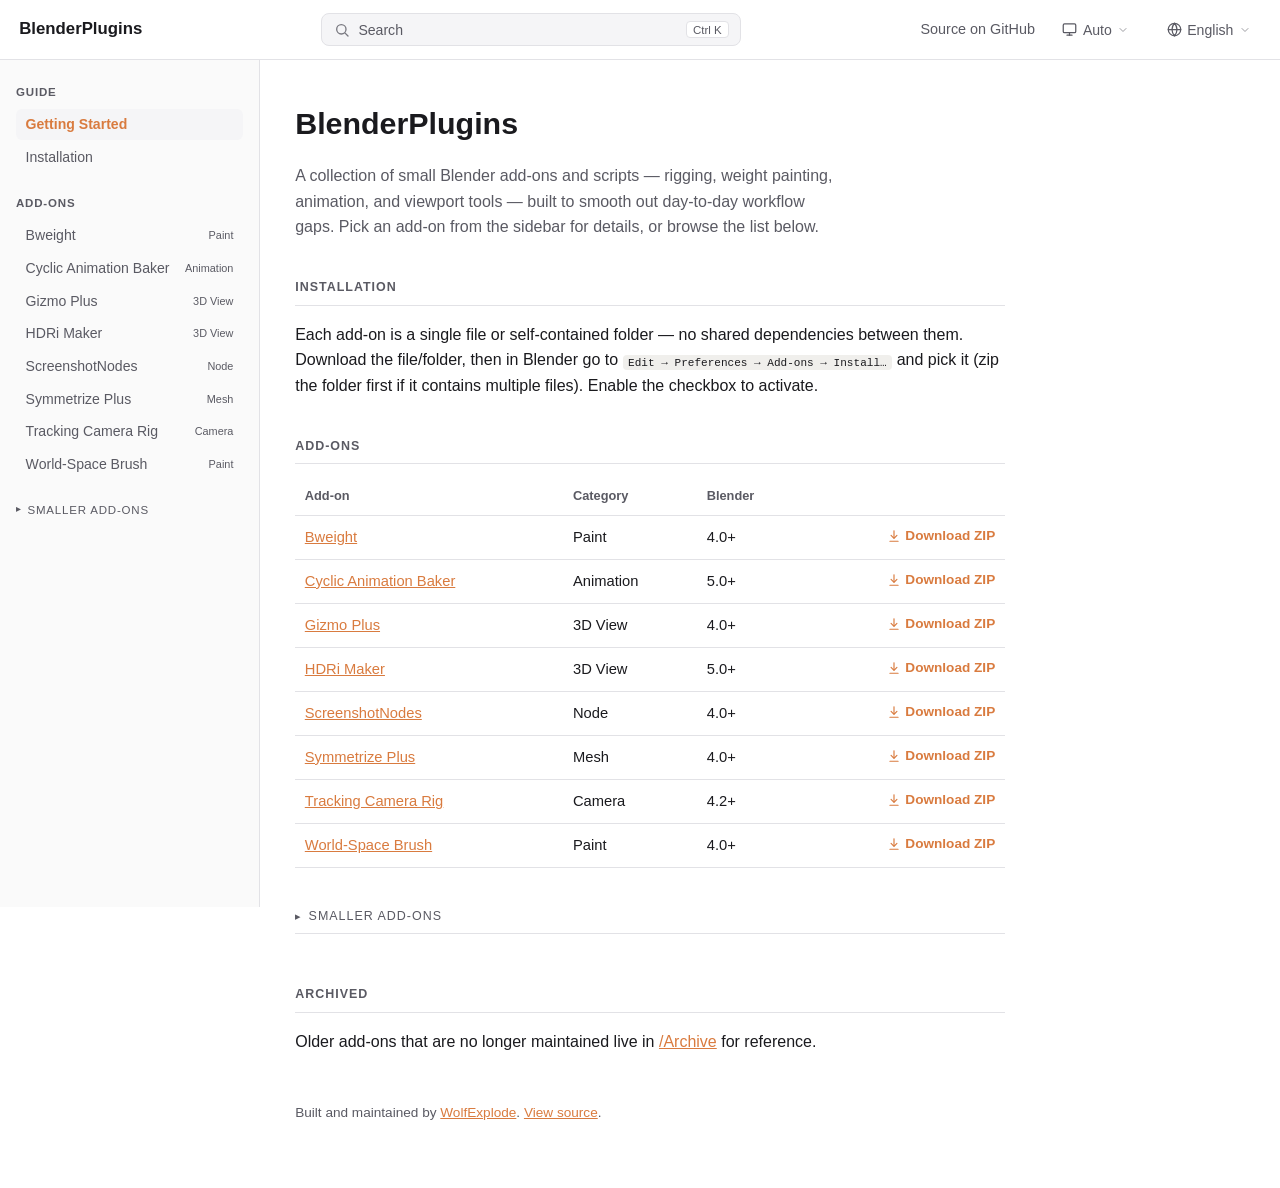
<file: docs/index.html>
<!doctype html>
<html lang="en">
<head>
<meta charset="utf-8">
<meta name="viewport" content="width=device-width, initial-scale=1">
<script>(function(){try{var t=localStorage.getItem("bp-theme");if(t==="light"||t==="dark")document.documentElement.setAttribute("data-theme",t);}catch(e){}})();</script>
<title>BlenderPlugins — BlenderPlugins</title>
<meta name="description" content="A collection of Blender add-ons and scripts for rigging, weight painting, animation, and viewport tools.">
<link rel="stylesheet" href="assets/style.css">
</head>
<body>
<header class="topbar">
  <a class="brand" href="index.html">
    <button class="nav-toggle" id="nav-toggle" aria-label="Toggle navigation">&#9776;</button>
    BlenderPlugins
  </a>
  <div class="top-links">
    <a href="https://github.com/WolfExplode/BlenderPlugins">Source on GitHub</a>
  </div>
</header>
<div class="body">
  <nav class="sidebar"><div id="sidebar-mount"></div></nav>
  <main class="content">

    <div class="hero">
      <h1>BlenderPlugins</h1>
      <p>A collection of small Blender add-ons and scripts &mdash; rigging, weight painting, animation, and viewport tools &mdash; built to smooth out day-to-day workflow gaps. Pick an add-on from the sidebar for details, or browse the list below.</p>
    </div>

    <h2 class="section-title" id="installation">Installation</h2>
    <p>Each add-on is a single file or self-contained folder &mdash; no shared dependencies between them.
    Download the file/folder, then in Blender go to
    <code>Edit &rarr; Preferences &rarr; Add-ons &rarr; Install&hellip;</code>
    and pick it (zip the folder first if it contains multiple files). Enable the checkbox to activate.</p>

    <h2 class="section-title" id="add-ons">Add-ons</h2>
    <table class="addon-table">
      <thead><tr><th>Add-on</th><th>Category</th><th>Blender</th><th></th></tr></thead>
      <tbody>
        <tr><td><a href="addons/bweight/index.html">Bweight</a></td><td>Paint</td><td>4.0+</td><td class="dl-cell"><a class="dl-link" href="https://github.com/WolfExplode/BlenderPlugins/releases/latest/download/bweight.zip"><svg width="14" height="14" viewBox="0 0 24 24" fill="none" stroke="currentColor" stroke-width="2" stroke-linecap="round" stroke-linejoin="round"><path d="M12 3v12"></path><polyline points="7 11 12 16 17 11"></polyline><path d="M5 21h14"></path></svg> Download ZIP</a></td></tr>
        <tr><td><a href="addons/cyclic-animation-baker/index.html">Cyclic Animation Baker</a></td><td>Animation</td><td>5.0+</td><td class="dl-cell"><a class="dl-link" href="https://github.com/WolfExplode/BlenderPlugins/releases/latest/download/cyclic-animation-baker.zip"><svg width="14" height="14" viewBox="0 0 24 24" fill="none" stroke="currentColor" stroke-width="2" stroke-linecap="round" stroke-linejoin="round"><path d="M12 3v12"></path><polyline points="7 11 12 16 17 11"></polyline><path d="M5 21h14"></path></svg> Download ZIP</a></td></tr>
        <tr><td><a href="addons/gizmo-plus/index.html">Gizmo Plus</a></td><td>3D View</td><td>4.0+</td><td class="dl-cell"><a class="dl-link" href="https://github.com/WolfExplode/BlenderPlugins/releases/latest/download/gizmo-plus.zip"><svg width="14" height="14" viewBox="0 0 24 24" fill="none" stroke="currentColor" stroke-width="2" stroke-linecap="round" stroke-linejoin="round"><path d="M12 3v12"></path><polyline points="7 11 12 16 17 11"></polyline><path d="M5 21h14"></path></svg> Download ZIP</a></td></tr>
        <tr><td><a href="addons/hdri-maker/index.html">HDRi Maker</a></td><td>3D View</td><td>5.0+</td><td class="dl-cell"><a class="dl-link" href="https://github.com/WolfExplode/BlenderPlugins/releases/latest/download/hdri-maker.zip"><svg width="14" height="14" viewBox="0 0 24 24" fill="none" stroke="currentColor" stroke-width="2" stroke-linecap="round" stroke-linejoin="round"><path d="M12 3v12"></path><polyline points="7 11 12 16 17 11"></polyline><path d="M5 21h14"></path></svg> Download ZIP</a></td></tr>
        <tr><td><a href="addons/screenshot-nodes/index.html">ScreenshotNodes</a></td><td>Node</td><td>4.0+</td><td class="dl-cell"><a class="dl-link" href="https://github.com/WolfExplode/BlenderPlugins/releases/latest/download/screenshot-nodes.zip"><svg width="14" height="14" viewBox="0 0 24 24" fill="none" stroke="currentColor" stroke-width="2" stroke-linecap="round" stroke-linejoin="round"><path d="M12 3v12"></path><polyline points="7 11 12 16 17 11"></polyline><path d="M5 21h14"></path></svg> Download ZIP</a></td></tr>
        <tr><td><a href="addons/symmetrize-plus/index.html">Symmetrize Plus</a></td><td>Mesh</td><td>4.0+</td><td class="dl-cell"><a class="dl-link" href="https://github.com/WolfExplode/BlenderPlugins/releases/latest/download/symmetrize-plus.zip"><svg width="14" height="14" viewBox="0 0 24 24" fill="none" stroke="currentColor" stroke-width="2" stroke-linecap="round" stroke-linejoin="round"><path d="M12 3v12"></path><polyline points="7 11 12 16 17 11"></polyline><path d="M5 21h14"></path></svg> Download ZIP</a></td></tr>
        <tr><td><a href="addons/target-please/index.html">Tracking Camera Rig</a></td><td>Camera</td><td>4.2+</td><td class="dl-cell"><a class="dl-link" href="https://github.com/WolfExplode/BlenderPlugins/releases/latest/download/target-please.zip"><svg width="14" height="14" viewBox="0 0 24 24" fill="none" stroke="currentColor" stroke-width="2" stroke-linecap="round" stroke-linejoin="round"><path d="M12 3v12"></path><polyline points="7 11 12 16 17 11"></polyline><path d="M5 21h14"></path></svg> Download ZIP</a></td></tr>
        <tr><td><a href="addons/world-space-brush/index.html">World-Space Brush</a></td><td>Paint</td><td>4.0+</td><td class="dl-cell"><a class="dl-link" href="https://github.com/WolfExplode/BlenderPlugins/releases/latest/download/world-space-brush.zip"><svg width="14" height="14" viewBox="0 0 24 24" fill="none" stroke="currentColor" stroke-width="2" stroke-linecap="round" stroke-linejoin="round"><path d="M12 3v12"></path><polyline points="7 11 12 16 17 11"></polyline><path d="M5 21h14"></path></svg> Download ZIP</a></td></tr>
      </tbody>
    </table>

    <details class="collapsible">
      <summary class="section-title collapsible-summary" id="smaller-add-ons">Smaller Add-ons</summary>
      <p class="collapsible-note">Single-purpose scripts and small utilities &mdash; quick fixes rather than full workflow tools.</p>
      <table class="addon-table">
        <thead><tr><th>Add-on</th><th>Category</th><th>Blender</th><th></th></tr></thead>
        <tbody>
          <tr><td><a href="addons/guard-edit-mode/index.html">Guard Edit Mode for MACHIN3tools</a></td><td>System</td><td>4.0+</td><td class="dl-cell"><a class="dl-link" href="https://github.com/WolfExplode/BlenderPlugins/releases/latest/download/guard-edit-mode.zip"><svg width="14" height="14" viewBox="0 0 24 24" fill="none" stroke="currentColor" stroke-width="2" stroke-linecap="round" stroke-linejoin="round"><path d="M12 3v12"></path><polyline points="7 11 12 16 17 11"></polyline><path d="M5 21h14"></path></svg> Download ZIP</a></td></tr>
          <tr><td><a href="addons/open-console-startup/index.html">Open Console on Startup</a></td><td>System</td><td>3.2+</td><td class="dl-cell"><a class="dl-link" href="https://github.com/WolfExplode/BlenderPlugins/releases/latest/download/open-console-startup.zip"><svg width="14" height="14" viewBox="0 0 24 24" fill="none" stroke="currentColor" stroke-width="2" stroke-linecap="round" stroke-linejoin="round"><path d="M12 3v12"></path><polyline points="7 11 12 16 17 11"></polyline><path d="M5 21h14"></path></svg> Download ZIP</a></td></tr>
        </tbody>
      </table>
    </details>

    <h2 class="section-title" id="archived">Archived</h2>
    <p>Older add-ons that are no longer maintained live in
    <a href="https://github.com/WolfExplode/BlenderPlugins/tree/main/Archive">/Archive</a> for reference.</p>

    <footer class="site-footer">
      Built and maintained by <a href="https://github.com/WolfExplode">WolfExplode</a>.
      <a href="https://github.com/WolfExplode/BlenderPlugins">View source</a>.
    </footer>

  </main>
</div>
<script>var NAV_BASE = ""; var NAV_CURRENT = "home";</script>
<script src="assets/nav.js"></script>
</body>
</html>
</file>
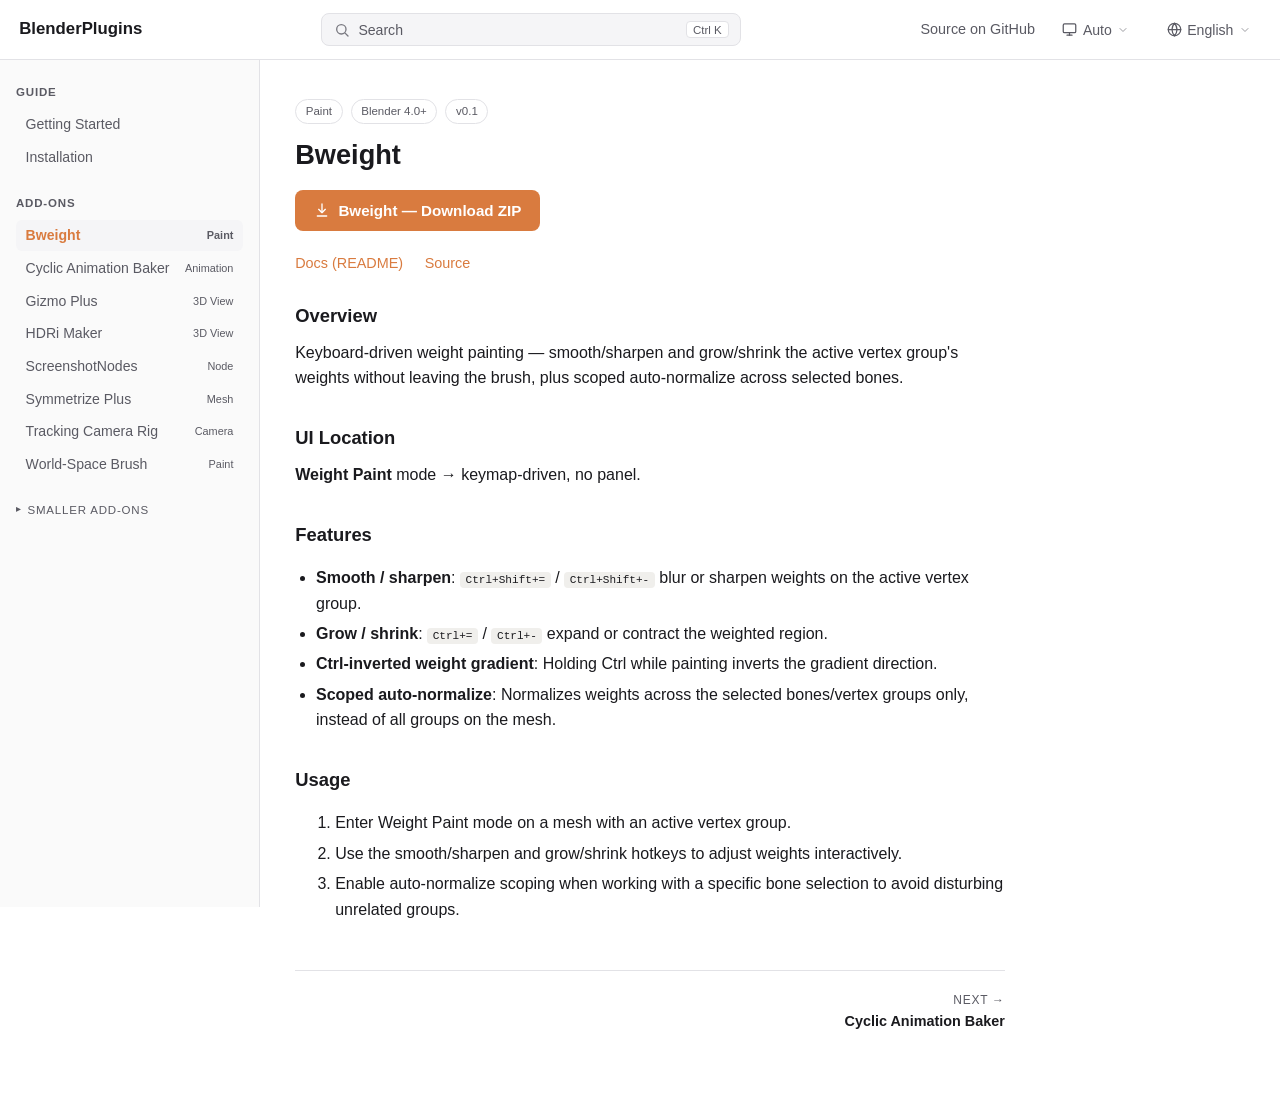
<file: docs/addons/bweight/index.html>
<!doctype html>
<html lang="en">
<head>
<meta charset="utf-8">
<meta name="viewport" content="width=device-width, initial-scale=1">
<script>(function(){try{var t=localStorage.getItem("bp-theme");if(t==="light"||t==="dark")document.documentElement.setAttribute("data-theme",t);}catch(e){}})();</script>
<title>Bweight — BlenderPlugins</title>
<meta name="description" content="Keyboard-driven weight painting &amp;mdash; smooth/sharpen and grow/shrink the active vertex group&#x27;s weights without leaving the brush, plus scoped auto-normalize across selected bones.">
<link rel="stylesheet" href="../../assets/style.css">
</head>
<body>
<header class="topbar">
  <a class="brand" href="../../index.html">
    <button class="nav-toggle" id="nav-toggle" aria-label="Toggle navigation">&#9776;</button>
    BlenderPlugins
  </a>
  <div class="top-links">
    <a href="https://github.com/WolfExplode/BlenderPlugins">Source on GitHub</a>
  </div>
</header>
<div class="body">
  <nav class="sidebar"><div id="sidebar-mount"></div></nav>
  <main class="content">
    <div class="page-head">
      <div class="badges"><span class="badge">Paint</span><span class="badge">Blender 4.0+</span><span class="badge">v0.1</span></div>
      <h1>Bweight</h1>
      <a class="btn-download" href="https://github.com/WolfExplode/BlenderPlugins/releases/latest/download/bweight.zip"><svg width="16" height="16" viewBox="0 0 24 24" fill="none" stroke="currentColor" stroke-width="2" stroke-linecap="round" stroke-linejoin="round"><path d="M12 3v12"></path><polyline points="7 11 12 16 17 11"></polyline><path d="M5 21h14"></path></svg> Bweight &mdash; Download ZIP</a>
      <div class="page-links"><a href="https://github.com/WolfExplode/BlenderPlugins/blob/main/Bweight/README.md">Docs (README)</a> <a href="https://github.com/WolfExplode/BlenderPlugins/tree/main/Bweight">Source</a></div>
    </div>
    <article>
      <h2 id="overview">Overview</h2>
      <p>Keyboard-driven weight painting &mdash; smooth/sharpen and grow/shrink the active vertex group's weights without leaving the brush, plus scoped auto-normalize across selected bones.</p>
      <h2 id="ui-location">UI Location</h2>
      <p><strong>Weight Paint</strong> mode &rarr; keymap-driven, no panel.</p>
      <h2 id="features">Features</h2>
      <ul class="feature-list">
      <li><strong>Smooth / sharpen</strong>: <code>Ctrl+Shift+=</code> / <code>Ctrl+Shift+-</code> blur or sharpen weights on the active vertex group.</li>
      <li><strong>Grow / shrink</strong>: <code>Ctrl+=</code> / <code>Ctrl+-</code> expand or contract the weighted region.</li>
      <li><strong>Ctrl-inverted weight gradient</strong>: Holding Ctrl while painting inverts the gradient direction.</li>
      <li><strong>Scoped auto-normalize</strong>: Normalizes weights across the selected bones/vertex groups only, instead of all groups on the mesh.</li>
    </ul>
      <h2 id="usage">Usage</h2>
      <ol>
      <li>Enter Weight Paint mode on a mesh with an active vertex group.</li>
      <li>Use the smooth/sharpen and grow/shrink hotkeys to adjust weights interactively.</li>
      <li>Enable auto-normalize scoping when working with a specific bone selection to avoid disturbing unrelated groups.</li>
    </ol>
    </article>
    <div class="prevnext">
      <span></span>
      <a class="next" href="../cyclic-animation-baker/index.html"><span class="pn-dir">Next &rarr;</span><span class="pn-title">Cyclic Animation Baker</span></a>
    </div>
  </main>
</div>
<script>var NAV_BASE = "../../"; var NAV_CURRENT = "bweight";</script>
<script src="../../assets/nav.js"></script>
</body>
</html>
</file>
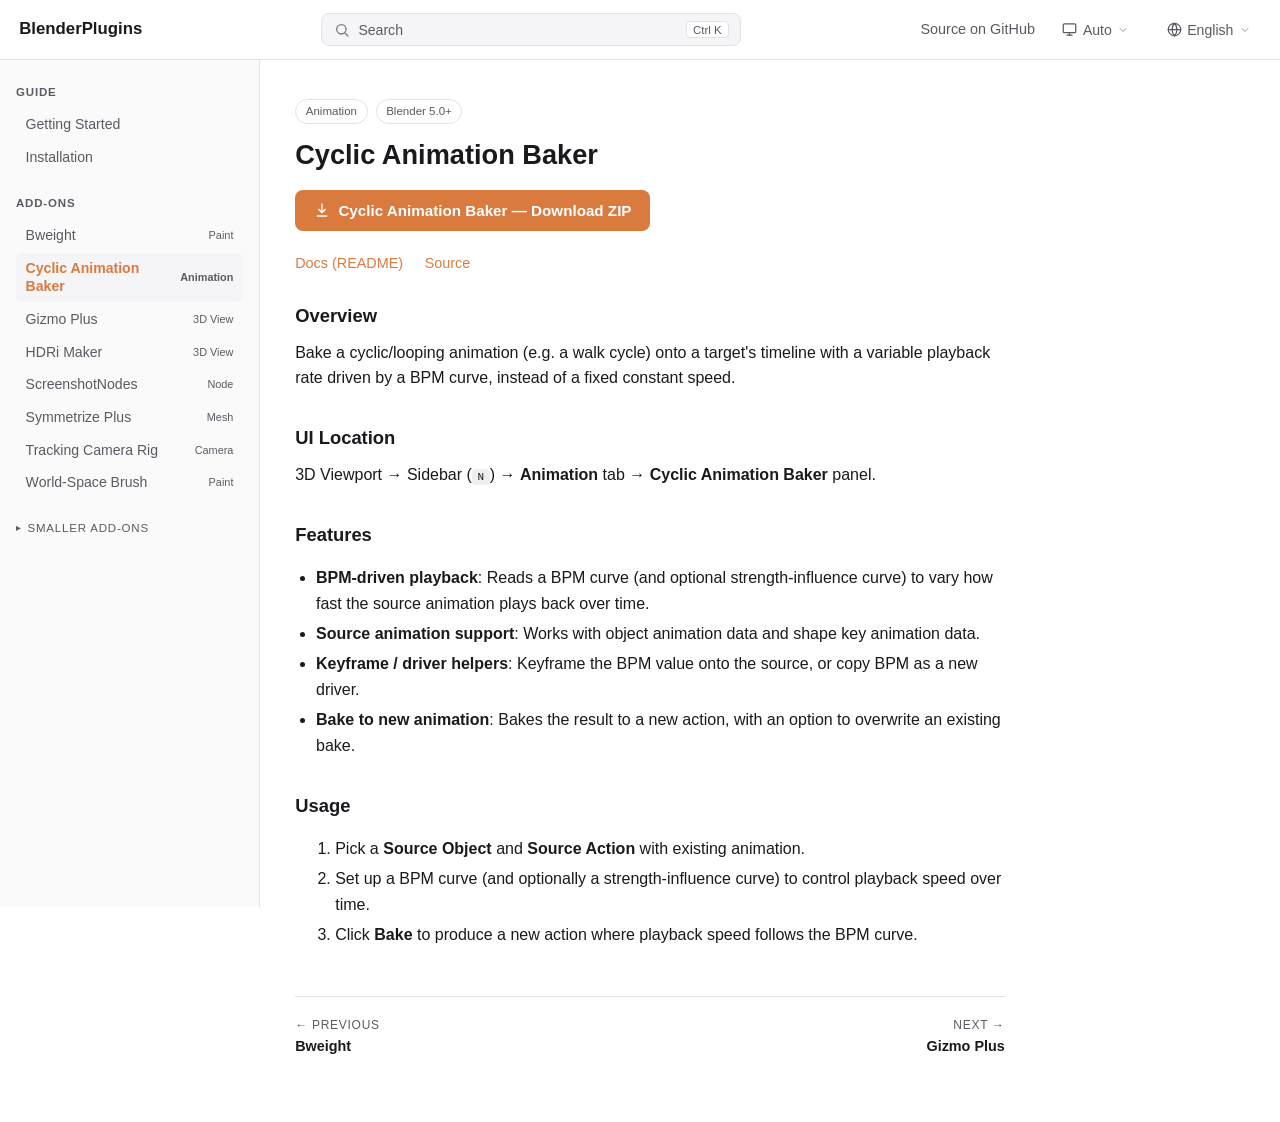
<file: docs/addons/cyclic-animation-baker/index.html>
<!doctype html>
<html lang="en">
<head>
<meta charset="utf-8">
<meta name="viewport" content="width=device-width, initial-scale=1">
<script>(function(){try{var t=localStorage.getItem("bp-theme");if(t==="light"||t==="dark")document.documentElement.setAttribute("data-theme",t);}catch(e){}})();</script>
<title>Cyclic Animation Baker — BlenderPlugins</title>
<meta name="description" content="Bake a cyclic/looping animation (e.g. a walk cycle) onto a target&#x27;s timeline with a variable playback rate driven by a BPM curve, instead of a fixed constant speed.">
<link rel="stylesheet" href="../../assets/style.css">
</head>
<body>
<header class="topbar">
  <a class="brand" href="../../index.html">
    <button class="nav-toggle" id="nav-toggle" aria-label="Toggle navigation">&#9776;</button>
    BlenderPlugins
  </a>
  <div class="top-links">
    <a href="https://github.com/WolfExplode/BlenderPlugins">Source on GitHub</a>
  </div>
</header>
<div class="body">
  <nav class="sidebar"><div id="sidebar-mount"></div></nav>
  <main class="content">
    <div class="page-head">
      <div class="badges"><span class="badge">Animation</span><span class="badge">Blender 5.0+</span></div>
      <h1>Cyclic Animation Baker</h1>
      <a class="btn-download" href="https://github.com/WolfExplode/BlenderPlugins/releases/latest/download/cyclic-animation-baker.zip"><svg width="16" height="16" viewBox="0 0 24 24" fill="none" stroke="currentColor" stroke-width="2" stroke-linecap="round" stroke-linejoin="round"><path d="M12 3v12"></path><polyline points="7 11 12 16 17 11"></polyline><path d="M5 21h14"></path></svg> Cyclic Animation Baker &mdash; Download ZIP</a>
      <div class="page-links"><a href="https://github.com/WolfExplode/BlenderPlugins/blob/main/cyclic%20animation/README.md">Docs (README)</a> <a href="https://github.com/WolfExplode/BlenderPlugins/tree/main/cyclic%20animation">Source</a></div>
    </div>
    <article>
      <h2 id="overview">Overview</h2>
      <p>Bake a cyclic/looping animation (e.g. a walk cycle) onto a target's timeline with a variable playback rate driven by a BPM curve, instead of a fixed constant speed.</p>
      <h2 id="ui-location">UI Location</h2>
      <p>3D Viewport &rarr; Sidebar (<code>N</code>) &rarr; <strong>Animation</strong> tab &rarr; <strong>Cyclic Animation Baker</strong> panel.</p>
      <h2 id="features">Features</h2>
      <ul class="feature-list">
      <li><strong>BPM-driven playback</strong>: Reads a BPM curve (and optional strength-influence curve) to vary how fast the source animation plays back over time.</li>
      <li><strong>Source animation support</strong>: Works with object animation data and shape key animation data.</li>
      <li><strong>Keyframe / driver helpers</strong>: Keyframe the BPM value onto the source, or copy BPM as a new driver.</li>
      <li><strong>Bake to new animation</strong>: Bakes the result to a new action, with an option to overwrite an existing bake.</li>
    </ul>
      <h2 id="usage">Usage</h2>
      <ol>
      <li>Pick a <strong>Source Object</strong> and <strong>Source Action</strong> with existing animation.</li>
      <li>Set up a BPM curve (and optionally a strength-influence curve) to control playback speed over time.</li>
      <li>Click <strong>Bake</strong> to produce a new action where playback speed follows the BPM curve.</li>
    </ol>
    </article>
    <div class="prevnext">
      <a class="prev" href="../bweight/index.html"><span class="pn-dir">&larr; Previous</span><span class="pn-title">Bweight</span></a>
      <a class="next" href="../gizmo-plus/index.html"><span class="pn-dir">Next &rarr;</span><span class="pn-title">Gizmo Plus</span></a>
    </div>
  </main>
</div>
<script>var NAV_BASE = "../../"; var NAV_CURRENT = "cyclic-animation-baker";</script>
<script src="../../assets/nav.js"></script>
</body>
</html>
</file>
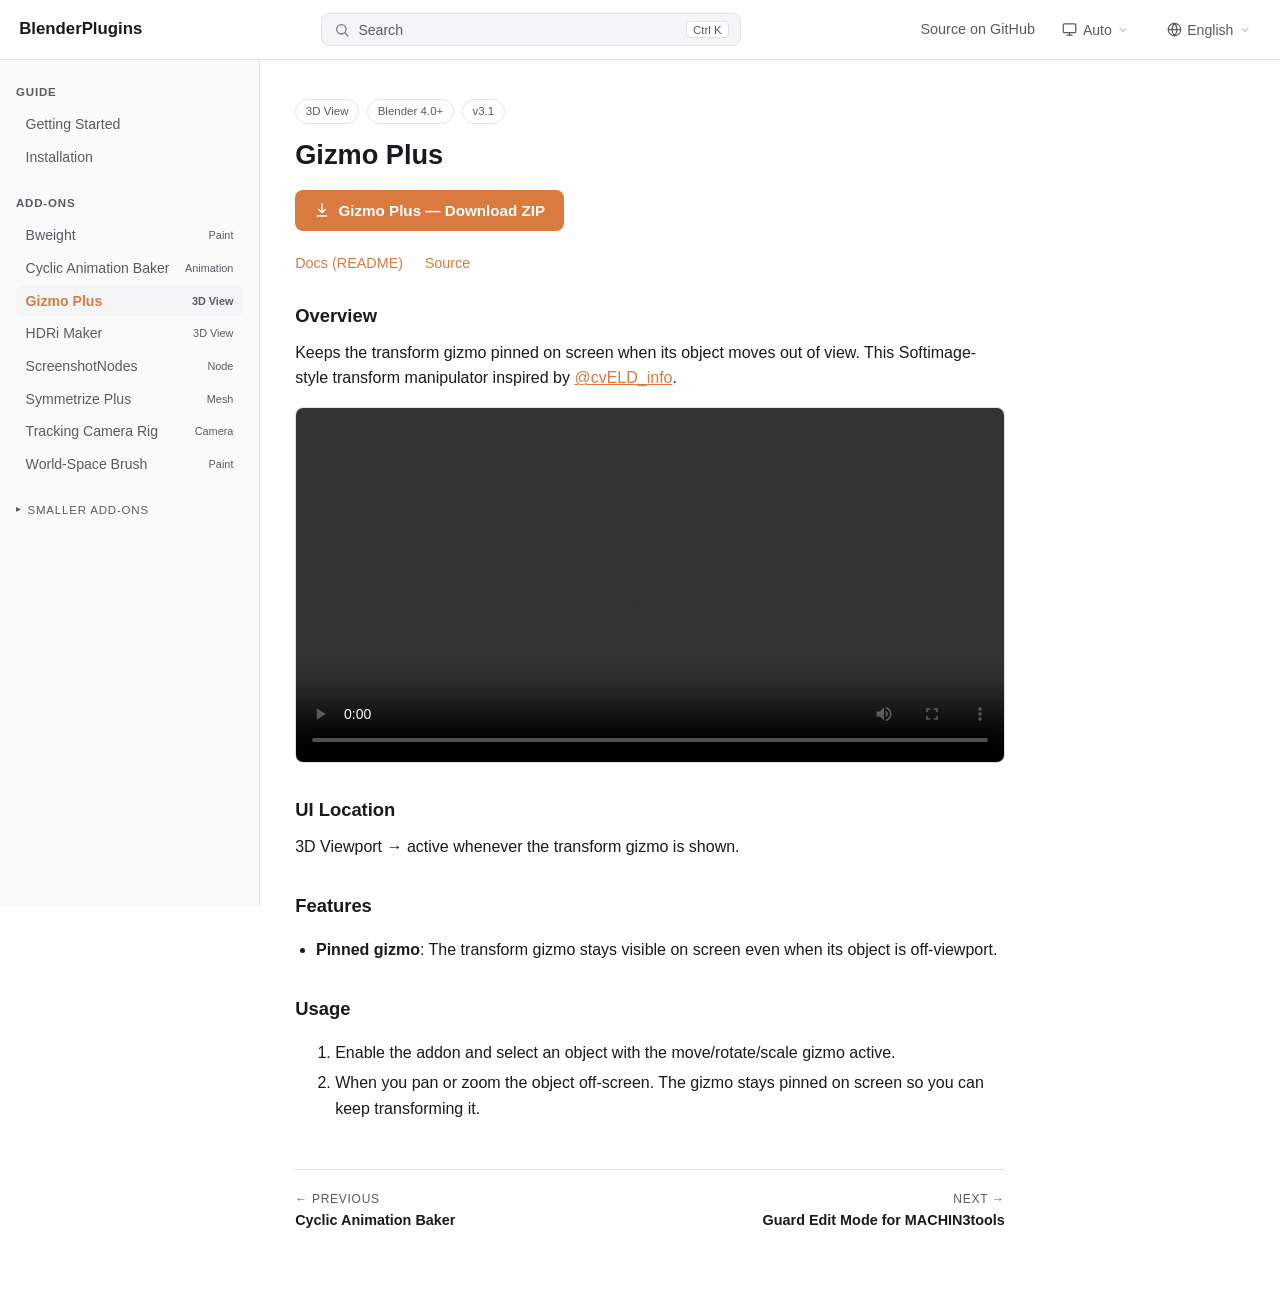
<file: docs/addons/gizmo-plus/index.html>
<!doctype html>
<html lang="en">
<head>
<meta charset="utf-8">
<meta name="viewport" content="width=device-width, initial-scale=1">
<script>(function(){try{var t=localStorage.getItem("bp-theme");if(t==="light"||t==="dark")document.documentElement.setAttribute("data-theme",t);}catch(e){}})();</script>
<title>Gizmo Plus — BlenderPlugins</title>
<meta name="description" content="Keeps the transform gizmo pinned on screen when its object moves out of view &amp;mdash; a Softimage-style transform manipulator. Inspired by &lt;a href=&quot;https://x.com/cvELD_info/status/207800279">
<link rel="stylesheet" href="../../assets/style.css">
</head>
<body>
<header class="topbar">
  <a class="brand" href="../../index.html">
    <button class="nav-toggle" id="nav-toggle" aria-label="Toggle navigation">&#9776;</button>
    BlenderPlugins
  </a>
  <div class="top-links">
    <a href="https://github.com/WolfExplode/BlenderPlugins">Source on GitHub</a>
  </div>
</header>
<div class="body">
  <nav class="sidebar"><div id="sidebar-mount"></div></nav>
  <main class="content">
    <div class="page-head">
      <div class="badges"><span class="badge">3D View</span><span class="badge">Blender 4.0+</span><span class="badge">v3.1</span></div>
      <h1>Gizmo Plus</h1>
      <a class="btn-download" href="https://github.com/WolfExplode/BlenderPlugins/releases/latest/download/gizmo-plus.zip"><svg width="16" height="16" viewBox="0 0 24 24" fill="none" stroke="currentColor" stroke-width="2" stroke-linecap="round" stroke-linejoin="round"><path d="M12 3v12"></path><polyline points="7 11 12 16 17 11"></polyline><path d="M5 21h14"></path></svg> Gizmo Plus &mdash; Download ZIP</a>
      <div class="page-links"><a href="https://github.com/WolfExplode/BlenderPlugins/blob/main/gizmo_plus/README.md">Docs (README)</a> <a href="https://github.com/WolfExplode/BlenderPlugins/tree/main/gizmo_plus">Source</a></div>
    </div>
    <article>
      <h2 id="overview">Overview</h2>
      <p>Keeps the transform gizmo pinned on screen when its object moves out of view. This Softimage-style transform manipulator inspired by <a href="https://x.com/cvELD_info/status/2078002795383509318">@cvELD_info</a>.</p>
      <video class="demo-video" controls preload="metadata" src="https://github.com/user-attachments/assets/efd6072b-0f48-4ad9-bfd3-9589e44f3796">
        Your browser does not support embedded video. <a href="https://github.com/user-attachments/assets/efd6072b-0f48-4ad9-bfd3-9589e44f3796">Watch the demo clip on GitHub</a>.
      </video>
      <h2 id="ui-location">UI Location</h2>
      <p>3D Viewport &rarr; active whenever the transform gizmo is shown.</p>
      <h2 id="features">Features</h2>
      <ul class="feature-list">
      <li><strong>Pinned gizmo</strong>: The transform gizmo stays visible on screen even when its object is off-viewport.</li>
    </ul>
      <h2 id="usage">Usage</h2>
      <ol>
      <li>Enable the addon and select an object with the move/rotate/scale gizmo active.</li>
      <li>When you pan or zoom the object off-screen. The gizmo stays pinned on screen so you can keep transforming it.</li>
    </ol>
    </article>
    <div class="prevnext">
      <a class="prev" href="../cyclic-animation-baker/index.html"><span class="pn-dir">&larr; Previous</span><span class="pn-title">Cyclic Animation Baker</span></a>
      <a class="next" href="../guard-edit-mode/index.html"><span class="pn-dir">Next &rarr;</span><span class="pn-title">Guard Edit Mode for MACHIN3tools</span></a>
    </div>
  </main>
</div>
<script>var NAV_BASE = "../../"; var NAV_CURRENT = "gizmo-plus";</script>
<script src="../../assets/nav.js"></script>
</body>
</html>
</file>
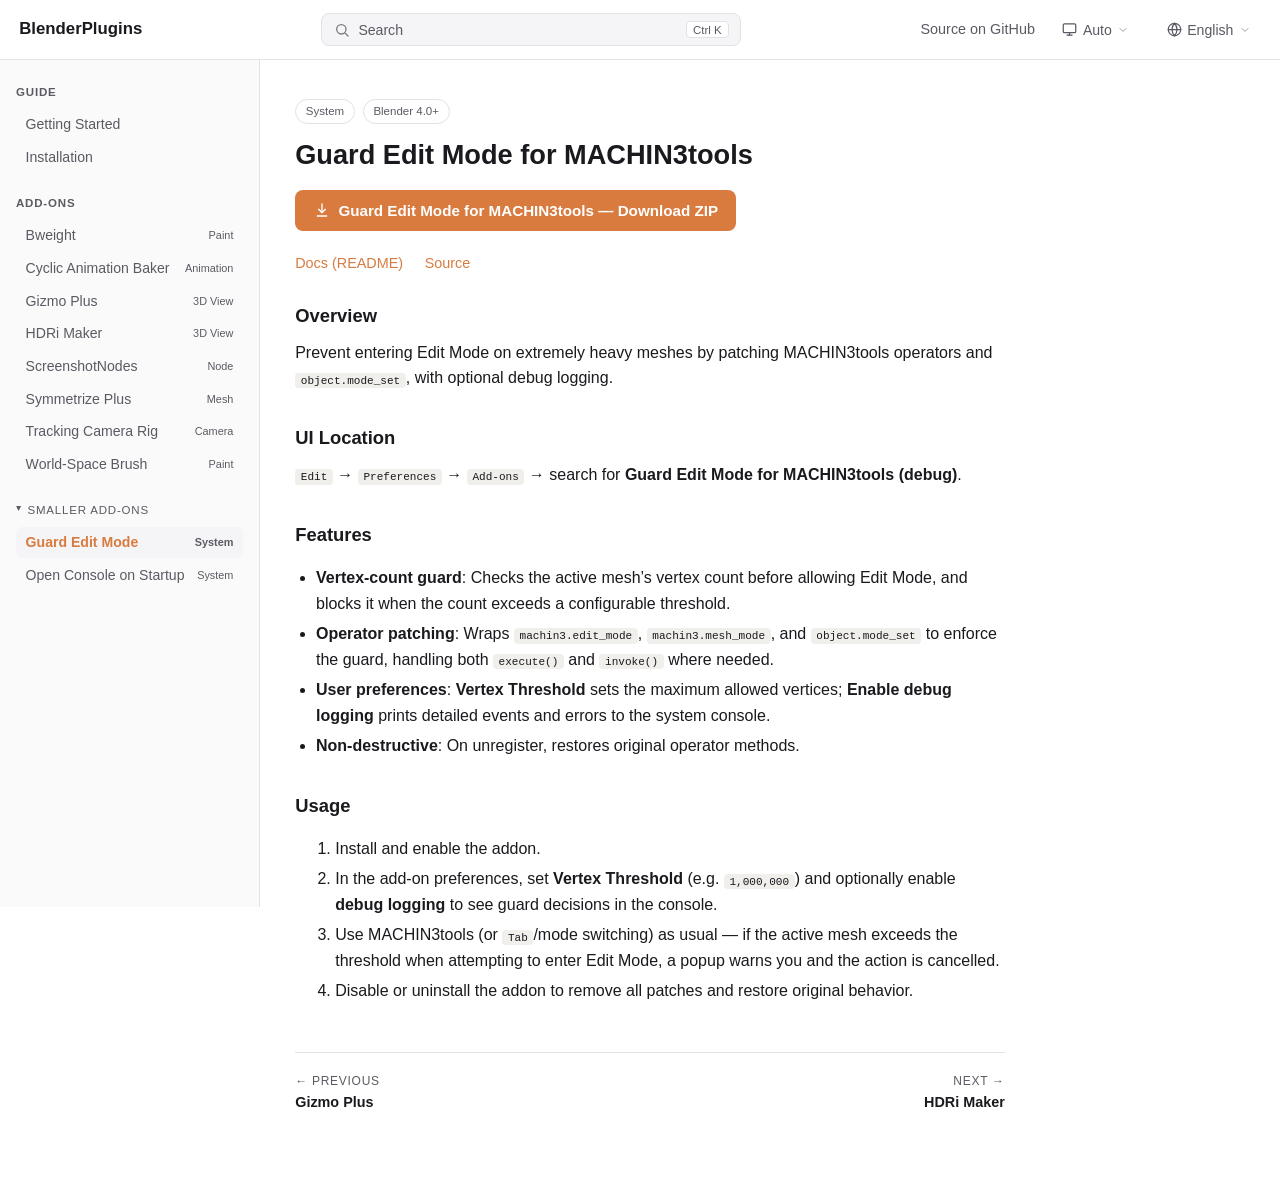
<file: docs/addons/guard-edit-mode/index.html>
<!doctype html>
<html lang="en">
<head>
<meta charset="utf-8">
<meta name="viewport" content="width=device-width, initial-scale=1">
<script>(function(){try{var t=localStorage.getItem("bp-theme");if(t==="light"||t==="dark")document.documentElement.setAttribute("data-theme",t);}catch(e){}})();</script>
<title>Guard Edit Mode for MACHIN3tools — BlenderPlugins</title>
<meta name="description" content="Prevent entering Edit Mode on extremely heavy meshes by patching MACHIN3tools operators and &lt;code&gt;object.mode_set&lt;/code&gt;, with optional debug logging.">
<link rel="stylesheet" href="../../assets/style.css">
</head>
<body>
<header class="topbar">
  <a class="brand" href="../../index.html">
    <button class="nav-toggle" id="nav-toggle" aria-label="Toggle navigation">&#9776;</button>
    BlenderPlugins
  </a>
  <div class="top-links">
    <a href="https://github.com/WolfExplode/BlenderPlugins">Source on GitHub</a>
  </div>
</header>
<div class="body">
  <nav class="sidebar"><div id="sidebar-mount"></div></nav>
  <main class="content">
    <div class="page-head">
      <div class="badges"><span class="badge">System</span><span class="badge">Blender 4.0+</span></div>
      <h1>Guard Edit Mode for MACHIN3tools</h1>
      <a class="btn-download" href="https://github.com/WolfExplode/BlenderPlugins/releases/latest/download/guard-edit-mode.zip"><svg width="16" height="16" viewBox="0 0 24 24" fill="none" stroke="currentColor" stroke-width="2" stroke-linecap="round" stroke-linejoin="round"><path d="M12 3v12"></path><polyline points="7 11 12 16 17 11"></polyline><path d="M5 21h14"></path></svg> Guard Edit Mode for MACHIN3tools &mdash; Download ZIP</a>
      <div class="page-links"><a href="https://github.com/WolfExplode/BlenderPlugins/blob/main/Guard%20Edit%20Mode%20for%20MACHIN3tools/README.md">Docs (README)</a> <a href="https://github.com/WolfExplode/BlenderPlugins/tree/main/Guard%20Edit%20Mode%20for%20MACHIN3tools">Source</a></div>
    </div>
    <article>
      <h2 id="overview">Overview</h2>
      <p>Prevent entering Edit Mode on extremely heavy meshes by patching MACHIN3tools operators and <code>object.mode_set</code>, with optional debug logging.</p>
      <h2 id="ui-location">UI Location</h2>
      <p><code>Edit</code> &rarr; <code>Preferences</code> &rarr; <code>Add-ons</code> &rarr; search for <strong>Guard Edit Mode for MACHIN3tools (debug)</strong>.</p>
      <h2 id="features">Features</h2>
      <ul class="feature-list">
      <li><strong>Vertex-count guard</strong>: Checks the active mesh&rsquo;s vertex count before allowing Edit Mode, and blocks it when the count exceeds a configurable threshold.</li>
      <li><strong>Operator patching</strong>: Wraps <code>machin3.edit_mode</code>, <code>machin3.mesh_mode</code>, and <code>object.mode_set</code> to enforce the guard, handling both <code>execute()</code> and <code>invoke()</code> where needed.</li>
      <li><strong>User preferences</strong>: <strong>Vertex Threshold</strong> sets the maximum allowed vertices; <strong>Enable debug logging</strong> prints detailed events and errors to the system console.</li>
      <li><strong>Non-destructive</strong>: On unregister, restores original operator methods.</li>
    </ul>
      <h2 id="usage">Usage</h2>
      <ol>
      <li>Install and enable the addon.</li>
      <li>In the add-on preferences, set <strong>Vertex Threshold</strong> (e.g. <code>1,000,000</code>) and optionally enable <strong>debug logging</strong> to see guard decisions in the console.</li>
      <li>Use MACHIN3tools (or <code>Tab</code>/mode switching) as usual &mdash; if the active mesh exceeds the threshold when attempting to enter Edit Mode, a popup warns you and the action is cancelled.</li>
      <li>Disable or uninstall the addon to remove all patches and restore original behavior.</li>
    </ol>
    </article>
    <div class="prevnext">
      <a class="prev" href="../gizmo-plus/index.html"><span class="pn-dir">&larr; Previous</span><span class="pn-title">Gizmo Plus</span></a>
      <a class="next" href="../hdri-maker/index.html"><span class="pn-dir">Next &rarr;</span><span class="pn-title">HDRi Maker</span></a>
    </div>
  </main>
</div>
<script>var NAV_BASE = "../../"; var NAV_CURRENT = "guard-edit-mode";</script>
<script src="../../assets/nav.js"></script>
</body>
</html>
</file>
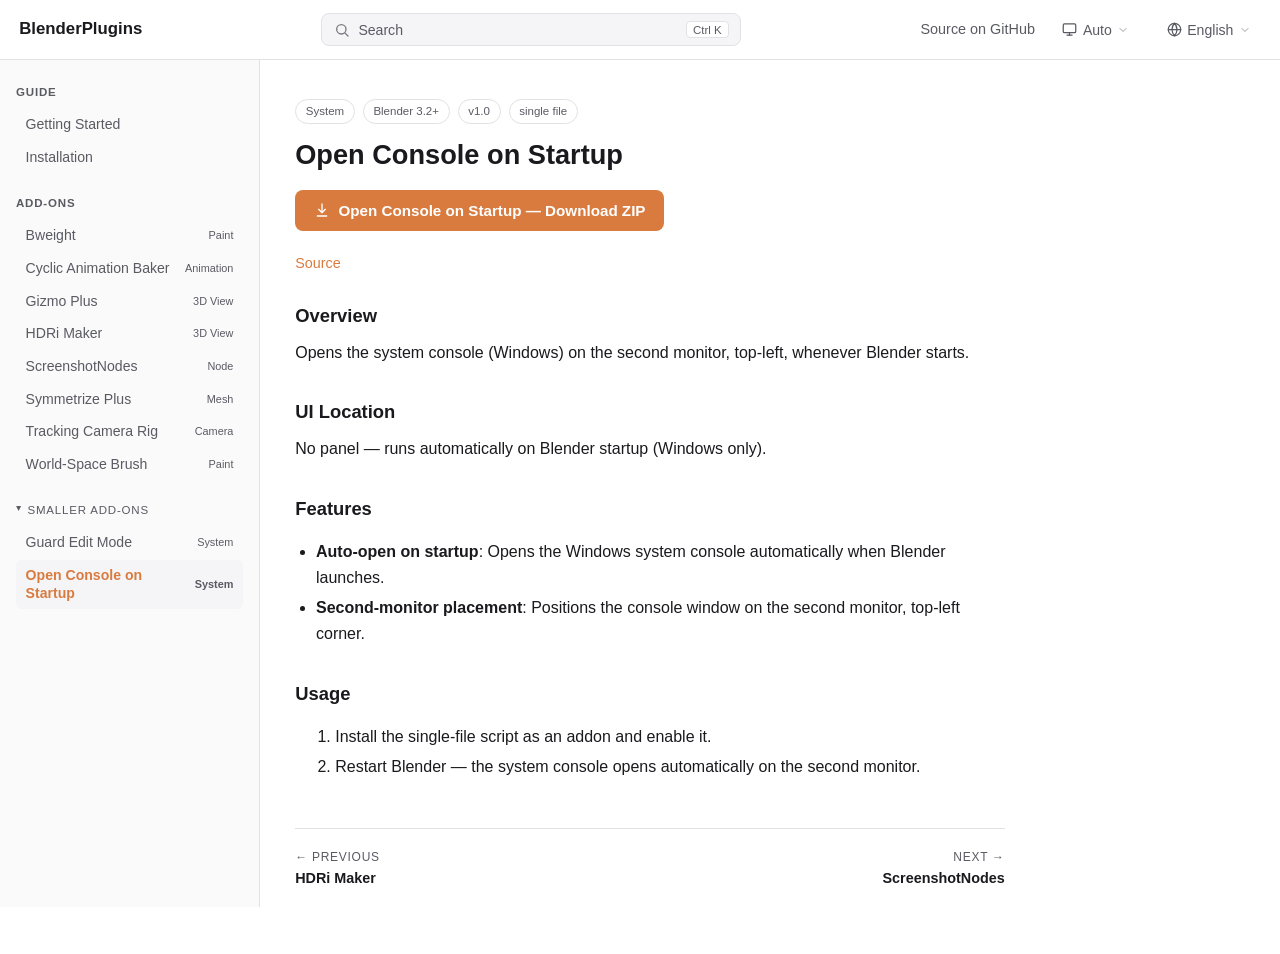
<file: docs/addons/open-console-startup/index.html>
<!doctype html>
<html lang="en">
<head>
<meta charset="utf-8">
<meta name="viewport" content="width=device-width, initial-scale=1">
<script>(function(){try{var t=localStorage.getItem("bp-theme");if(t==="light"||t==="dark")document.documentElement.setAttribute("data-theme",t);}catch(e){}})();</script>
<title>Open Console on Startup — BlenderPlugins</title>
<meta name="description" content="Opens the system console (Windows) on the second monitor, top-left, whenever Blender starts.">
<link rel="stylesheet" href="../../assets/style.css">
</head>
<body>
<header class="topbar">
  <a class="brand" href="../../index.html">
    <button class="nav-toggle" id="nav-toggle" aria-label="Toggle navigation">&#9776;</button>
    BlenderPlugins
  </a>
  <div class="top-links">
    <a href="https://github.com/WolfExplode/BlenderPlugins">Source on GitHub</a>
  </div>
</header>
<div class="body">
  <nav class="sidebar"><div id="sidebar-mount"></div></nav>
  <main class="content">
    <div class="page-head">
      <div class="badges"><span class="badge">System</span><span class="badge">Blender 3.2+</span><span class="badge">v1.0</span><span class="badge">single file</span></div>
      <h1>Open Console on Startup</h1>
      <a class="btn-download" href="https://github.com/WolfExplode/BlenderPlugins/releases/latest/download/open-console-startup.zip"><svg width="16" height="16" viewBox="0 0 24 24" fill="none" stroke="currentColor" stroke-width="2" stroke-linecap="round" stroke-linejoin="round"><path d="M12 3v12"></path><polyline points="7 11 12 16 17 11"></polyline><path d="M5 21h14"></path></svg> Open Console on Startup &mdash; Download ZIP</a>
      <div class="page-links"><a href="https://github.com/WolfExplode/BlenderPlugins/blob/main/Open_console_on_startup.py">Source</a></div>
    </div>
    <article>
      <h2 id="overview">Overview</h2>
      <p>Opens the system console (Windows) on the second monitor, top-left, whenever Blender starts.</p>
      <h2 id="ui-location">UI Location</h2>
      <p>No panel &mdash; runs automatically on Blender startup (Windows only).</p>
      <h2 id="features">Features</h2>
      <ul class="feature-list">
      <li><strong>Auto-open on startup</strong>: Opens the Windows system console automatically when Blender launches.</li>
      <li><strong>Second-monitor placement</strong>: Positions the console window on the second monitor, top-left corner.</li>
    </ul>
      <h2 id="usage">Usage</h2>
      <ol>
      <li>Install the single-file script as an addon and enable it.</li>
      <li>Restart Blender &mdash; the system console opens automatically on the second monitor.</li>
    </ol>
    </article>
    <div class="prevnext">
      <a class="prev" href="../hdri-maker/index.html"><span class="pn-dir">&larr; Previous</span><span class="pn-title">HDRi Maker</span></a>
      <a class="next" href="../screenshot-nodes/index.html"><span class="pn-dir">Next &rarr;</span><span class="pn-title">ScreenshotNodes</span></a>
    </div>
  </main>
</div>
<script>var NAV_BASE = "../../"; var NAV_CURRENT = "open-console-startup";</script>
<script src="../../assets/nav.js"></script>
</body>
</html>
</file>
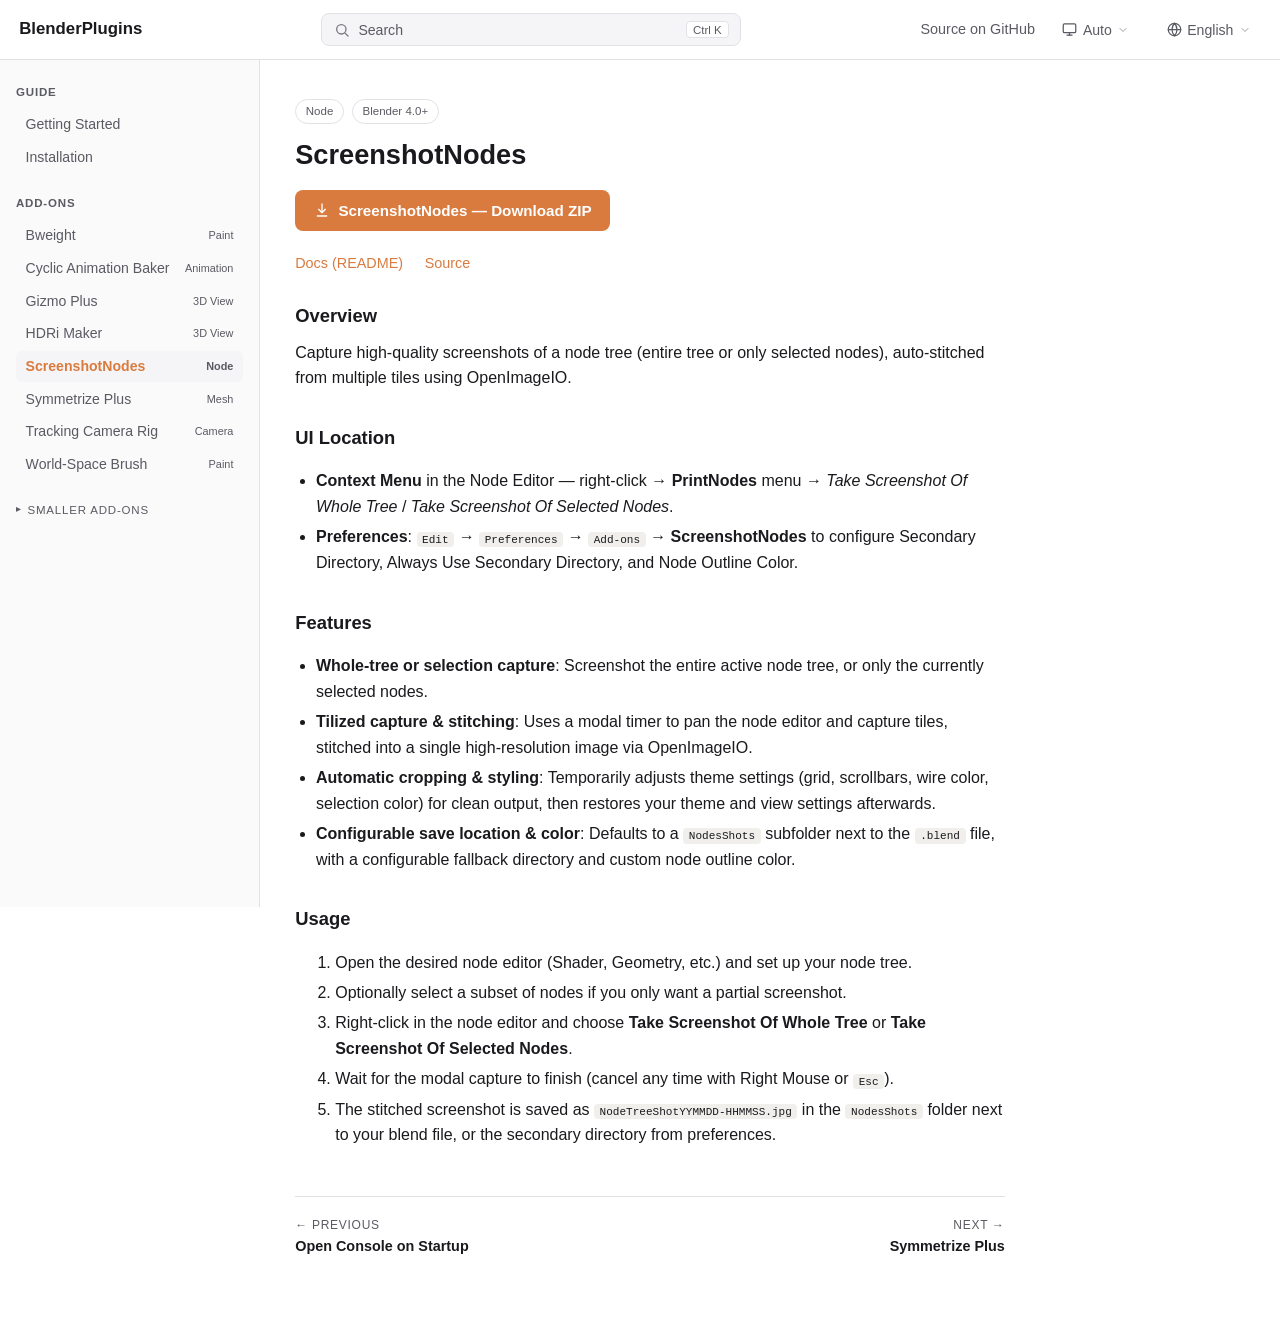
<file: docs/addons/screenshot-nodes/index.html>
<!doctype html>
<html lang="en">
<head>
<meta charset="utf-8">
<meta name="viewport" content="width=device-width, initial-scale=1">
<script>(function(){try{var t=localStorage.getItem("bp-theme");if(t==="light"||t==="dark")document.documentElement.setAttribute("data-theme",t);}catch(e){}})();</script>
<title>ScreenshotNodes — BlenderPlugins</title>
<meta name="description" content="Capture high-quality screenshots of a node tree (entire tree or only selected nodes), auto-stitched from multiple tiles using OpenImageIO.">
<link rel="stylesheet" href="../../assets/style.css">
</head>
<body>
<header class="topbar">
  <a class="brand" href="../../index.html">
    <button class="nav-toggle" id="nav-toggle" aria-label="Toggle navigation">&#9776;</button>
    BlenderPlugins
  </a>
  <div class="top-links">
    <a href="https://github.com/WolfExplode/BlenderPlugins">Source on GitHub</a>
  </div>
</header>
<div class="body">
  <nav class="sidebar"><div id="sidebar-mount"></div></nav>
  <main class="content">
    <div class="page-head">
      <div class="badges"><span class="badge">Node</span><span class="badge">Blender 4.0+</span></div>
      <h1>ScreenshotNodes</h1>
      <a class="btn-download" href="https://github.com/WolfExplode/BlenderPlugins/releases/latest/download/screenshot-nodes.zip"><svg width="16" height="16" viewBox="0 0 24 24" fill="none" stroke="currentColor" stroke-width="2" stroke-linecap="round" stroke-linejoin="round"><path d="M12 3v12"></path><polyline points="7 11 12 16 17 11"></polyline><path d="M5 21h14"></path></svg> ScreenshotNodes &mdash; Download ZIP</a>
      <div class="page-links"><a href="https://github.com/WolfExplode/BlenderPlugins/blob/main/ScreenshotNodes/README.md">Docs (README)</a> <a href="https://github.com/WolfExplode/BlenderPlugins/tree/main/ScreenshotNodes">Source</a></div>
    </div>
    <article>
      <h2 id="overview">Overview</h2>
      <p>Capture high-quality screenshots of a node tree (entire tree or only selected nodes), auto-stitched from multiple tiles using OpenImageIO.</p>
      <h2 id="ui-location">UI Location</h2>
      <ul>
      <li><strong>Context Menu</strong> in the Node Editor &mdash; right-click &rarr; <strong>PrintNodes</strong> menu &rarr; <em>Take Screenshot Of Whole Tree</em> / <em>Take Screenshot Of Selected Nodes</em>.</li>
      <li><strong>Preferences</strong>: <code>Edit</code> &rarr; <code>Preferences</code> &rarr; <code>Add-ons</code> &rarr; <strong>ScreenshotNodes</strong> to configure Secondary Directory, Always Use Secondary Directory, and Node Outline Color.</li>
    </ul>
      <h2 id="features">Features</h2>
      <ul class="feature-list">
      <li><strong>Whole-tree or selection capture</strong>: Screenshot the entire active node tree, or only the currently selected nodes.</li>
      <li><strong>Tilized capture &amp; stitching</strong>: Uses a modal timer to pan the node editor and capture tiles, stitched into a single high-resolution image via OpenImageIO.</li>
      <li><strong>Automatic cropping &amp; styling</strong>: Temporarily adjusts theme settings (grid, scrollbars, wire color, selection color) for clean output, then restores your theme and view settings afterwards.</li>
      <li><strong>Configurable save location &amp; color</strong>: Defaults to a <code>NodesShots</code> subfolder next to the <code>.blend</code> file, with a configurable fallback directory and custom node outline color.</li>
    </ul>
      <h2 id="usage">Usage</h2>
      <ol>
      <li>Open the desired node editor (Shader, Geometry, etc.) and set up your node tree.</li>
      <li>Optionally select a subset of nodes if you only want a partial screenshot.</li>
      <li>Right-click in the node editor and choose <strong>Take Screenshot Of Whole Tree</strong> or <strong>Take Screenshot Of Selected Nodes</strong>.</li>
      <li>Wait for the modal capture to finish (cancel any time with Right Mouse or <code>Esc</code>).</li>
      <li>The stitched screenshot is saved as <code>NodeTreeShotYYMMDD-HHMMSS.jpg</code> in the <code>NodesShots</code> folder next to your blend file, or the secondary directory from preferences.</li>
    </ol>
    </article>
    <div class="prevnext">
      <a class="prev" href="../open-console-startup/index.html"><span class="pn-dir">&larr; Previous</span><span class="pn-title">Open Console on Startup</span></a>
      <a class="next" href="../symmetrize-plus/index.html"><span class="pn-dir">Next &rarr;</span><span class="pn-title">Symmetrize Plus</span></a>
    </div>
  </main>
</div>
<script>var NAV_BASE = "../../"; var NAV_CURRENT = "screenshot-nodes";</script>
<script src="../../assets/nav.js"></script>
</body>
</html>
</file>
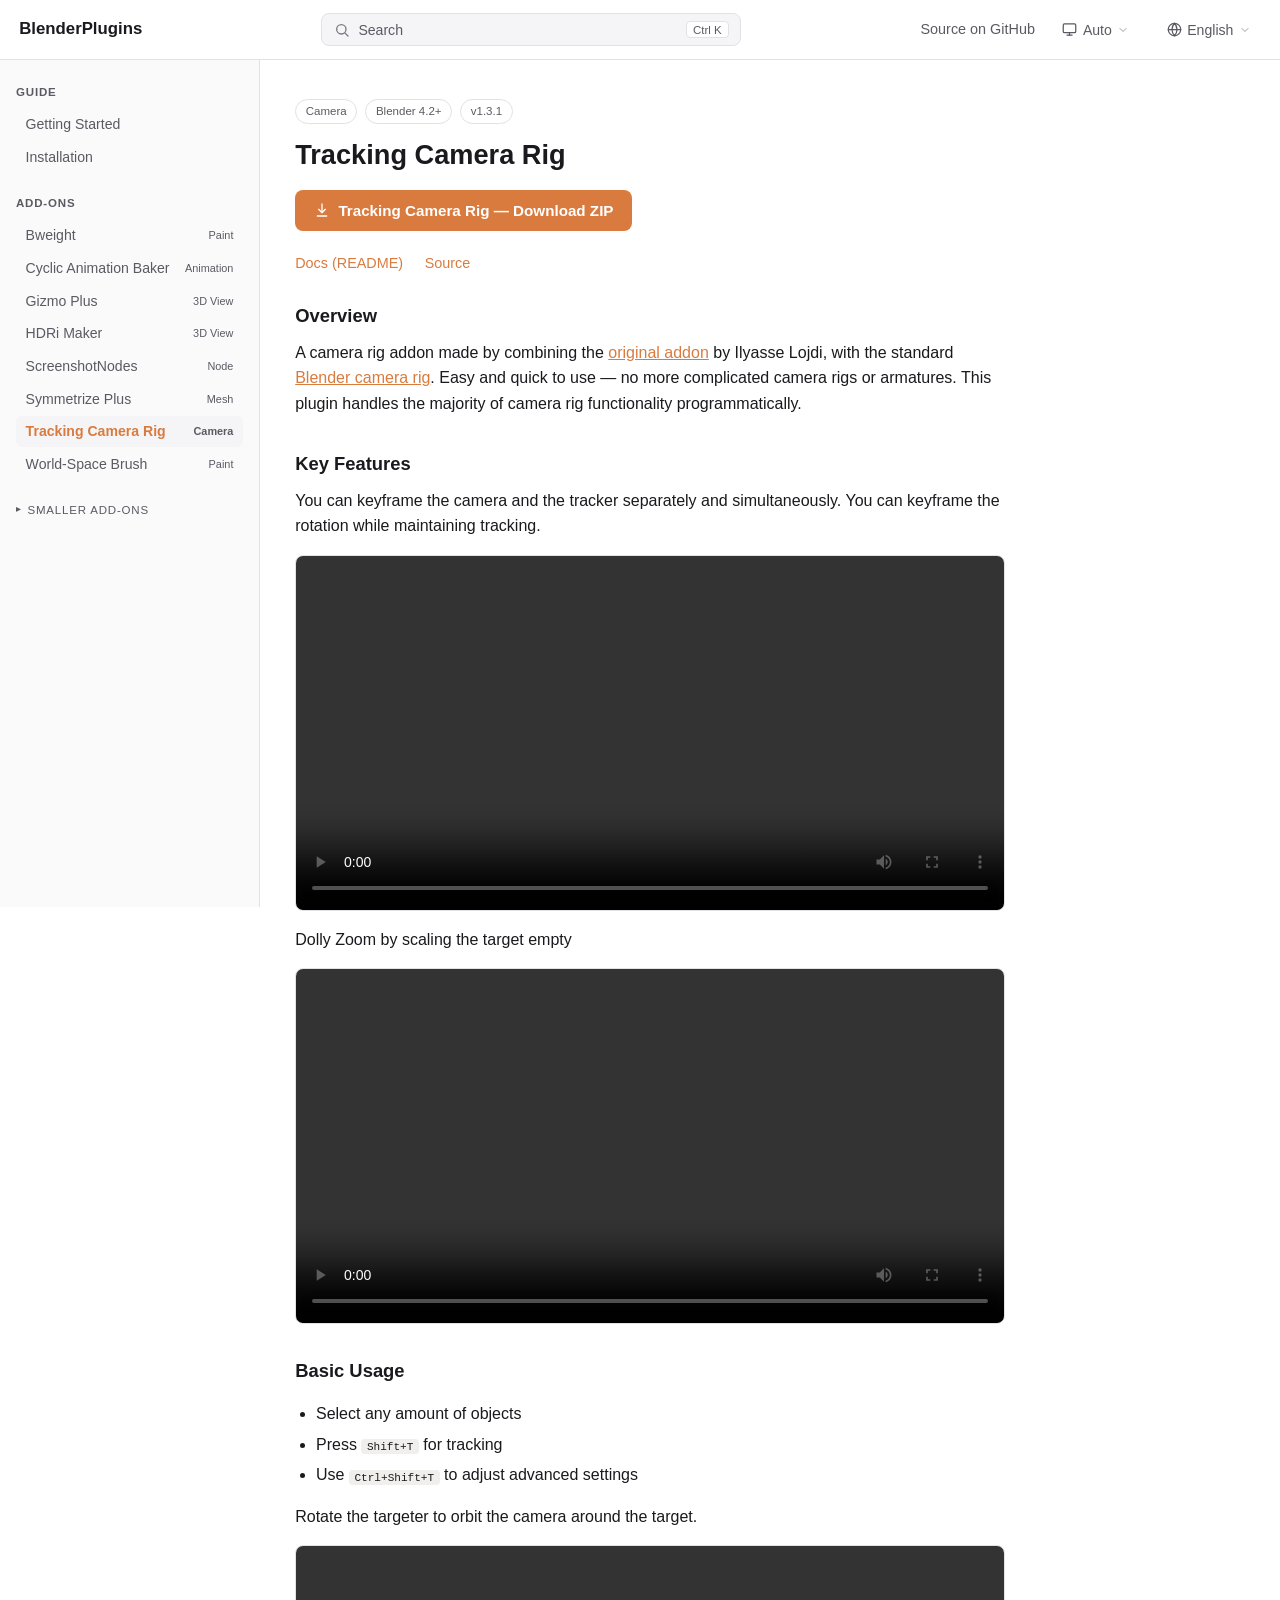
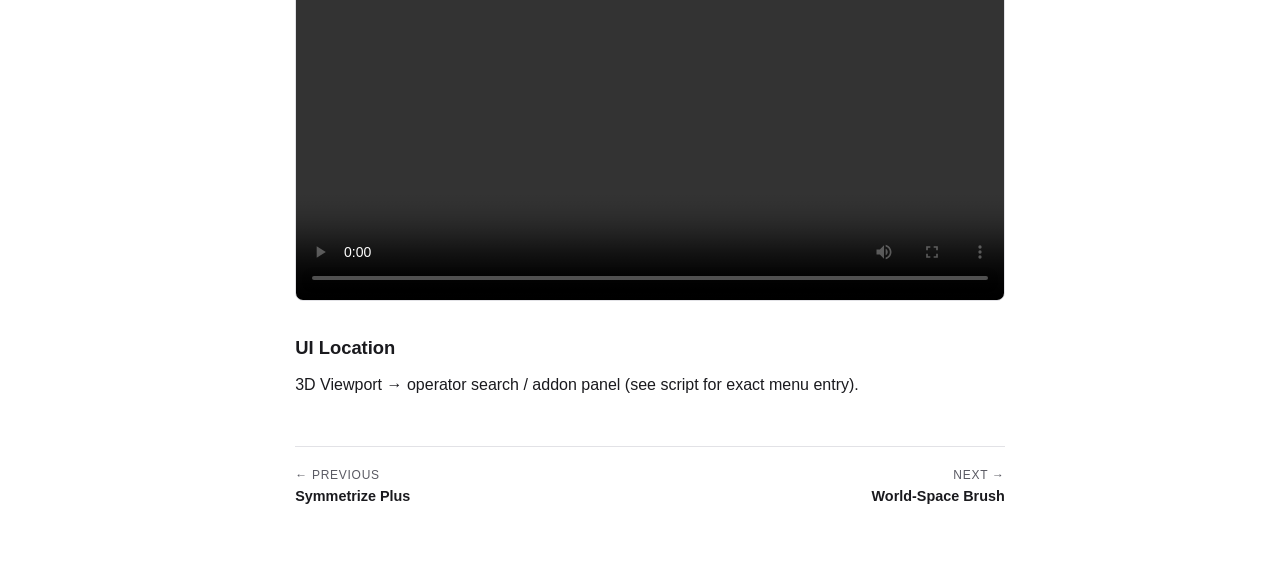
<file: docs/addons/target-please/index.html>
<!doctype html>
<html lang="en">
<head>
<meta charset="utf-8">
<meta name="viewport" content="width=device-width, initial-scale=1">
<script>(function(){try{var t=localStorage.getItem("bp-theme");if(t==="light"||t==="dark")document.documentElement.setAttribute("data-theme",t);}catch(e){}})();</script>
<title>Tracking Camera Rig — BlenderPlugins</title>
<meta name="description" content="A camera rig addon combining target tracking with the standard Blender camera rig &amp;mdash; keyframe the camera and tracker separately while maintaining tracking.">
<link rel="stylesheet" href="../../assets/style.css">
</head>
<body>
<header class="topbar">
  <a class="brand" href="../../index.html">
    <button class="nav-toggle" id="nav-toggle" aria-label="Toggle navigation">&#9776;</button>
    BlenderPlugins
  </a>
  <div class="top-links">
    <a href="https://github.com/WolfExplode/BlenderPlugins">Source on GitHub</a>
  </div>
</header>
<div class="body">
  <nav class="sidebar"><div id="sidebar-mount"></div></nav>
  <main class="content">
    <div class="page-head">
      <div class="badges"><span class="badge">Camera</span><span class="badge">Blender 4.2+</span><span class="badge">v1.3.1</span></div>
      <h1>Tracking Camera Rig</h1>
      <a class="btn-download" href="https://github.com/WolfExplode/BlenderPlugins/releases/latest/download/target-please.zip"><svg width="16" height="16" viewBox="0 0 24 24" fill="none" stroke="currentColor" stroke-width="2" stroke-linecap="round" stroke-linejoin="round"><path d="M12 3v12"></path><polyline points="7 11 12 16 17 11"></polyline><path d="M5 21h14"></path></svg> Tracking Camera Rig &mdash; Download ZIP</a>
      <div class="page-links"><a href="https://github.com/WolfExplode/BlenderPlugins/blob/main/Tracking%20Camera%20Rig/README.md">Docs (README)</a> <a href="https://github.com/WolfExplode/BlenderPlugins/tree/main/Tracking%20Camera%20Rig">Source</a></div>
    </div>
    <article>
      <h2 id="overview">Overview</h2>
      <p>A camera rig addon made by combining the <a href="https://ilyassel.gumroad.com/l/TargetIt">original addon</a> by Ilyasse Lojdi, with the standard <a href="https://extensions.blender.org/add-ons/add-camera-rigs/">Blender camera rig</a>. Easy and quick to use &mdash; no more complicated camera rigs or armatures. This plugin handles the majority of camera rig functionality programmatically.</p>
      <h2 id="key-features">Key Features</h2>
      <p>You can keyframe the camera and the tracker separately and simultaneously. You can keyframe the rotation while maintaining tracking.</p>
      <video class="demo-video" controls preload="metadata" src="https://github.com/user-attachments/assets/695fa295-c0c2-4f7a-8782-8704ee49aab1">
        Your browser does not support embedded video. <a href="https://github.com/user-attachments/assets/695fa295-c0c2-4f7a-8782-8704ee49aab1">Watch the demo clip on GitHub</a>.
      </video>
      <p>Dolly Zoom by scaling the target empty</p>
      <video class="demo-video" controls preload="metadata" src="https://github.com/user-attachments/assets/142088fa-b248-4e87-8791-954cb5d172e0">
        Your browser does not support embedded video. <a href="https://github.com/user-attachments/assets/142088fa-b248-4e87-8791-954cb5d172e0">Watch the demo clip on GitHub</a>.
      </video>
      <h2 id="basic-usage">Basic Usage</h2>
      <ul>
      <li>Select any amount of objects</li>
      <li>Press <code>Shift+T</code> for tracking</li>
      <li>Use <code>Ctrl+Shift+T</code> to adjust advanced settings</li>
    </ul>
      <p>Rotate the targeter to orbit the camera around the target.</p>
      <video class="demo-video" controls preload="metadata" src="https://github.com/user-attachments/assets/f68769c0-0b5e-46ee-9423-a3c257e00508">
        Your browser does not support embedded video. <a href="https://github.com/user-attachments/assets/f68769c0-0b5e-46ee-9423-a3c257e00508">Watch the demo clip on GitHub</a>.
      </video>
      <h2 id="ui-location">UI Location</h2>
      <p>3D Viewport &rarr; operator search / addon panel (see script for exact menu entry).</p>
    </article>
    <div class="prevnext">
      <a class="prev" href="../symmetrize-plus/index.html"><span class="pn-dir">&larr; Previous</span><span class="pn-title">Symmetrize Plus</span></a>
      <a class="next" href="../world-space-brush/index.html"><span class="pn-dir">Next &rarr;</span><span class="pn-title">World-Space Brush</span></a>
    </div>
  </main>
</div>
<script>var NAV_BASE = "../../"; var NAV_CURRENT = "target-please";</script>
<script src="../../assets/nav.js"></script>
</body>
</html>
</file>
<file: docs/assets/style.css>
:root {
  --bg: #ffffff;
  --bg-alt: #f5f5f7;
  --sidebar-bg: #fafafa;
  --text: #1a1a1e;
  --text-muted: #5a5a63;
  --border: #e2e2e6;
  --accent: #d97b3f;
  --code-bg: #f0efec;
}
@media (prefers-color-scheme: dark) {
  :root {
    --bg: #16161a;
    --bg-alt: #1d1d22;
    --sidebar-bg: #19191d;
    --text: #ececef;
    --text-muted: #9a9aa2;
    --border: #2c2c33;
    --accent: #e59a63;
    --code-bg: #232329;
  }
}
/* Explicit overrides, set by the theme toggle. Higher specificity than the
   plain :root inside the media query above, so they win regardless of
   system preference. Absence of either = "auto" (follows the OS). */
:root[data-theme="light"] {
  --bg: #ffffff;
  --bg-alt: #f5f5f7;
  --sidebar-bg: #fafafa;
  --text: #1a1a1e;
  --text-muted: #5a5a63;
  --border: #e2e2e6;
  --accent: #d97b3f;
  --code-bg: #f0efec;
}
:root[data-theme="dark"] {
  --bg: #16161a;
  --bg-alt: #1d1d22;
  --sidebar-bg: #19191d;
  --text: #ececef;
  --text-muted: #9a9aa2;
  --border: #2c2c33;
  --accent: #e59a63;
  --code-bg: #232329;
}
* { box-sizing: border-box; }
html, body { margin: 0; padding: 0; }
body {
  font-family: -apple-system, "Segoe UI", Roboto, Helvetica, Arial, sans-serif;
  background: var(--bg);
  color: var(--text);
  line-height: 1.6;
}
a { color: var(--accent); }
code {
  background: var(--code-bg);
  border-radius: 4px;
  padding: .1rem .35rem;
  font-size: .85em;
}

/* Topbar */
.topbar {
  display: flex;
  align-items: center;
  justify-content: space-between;
  gap: 1rem;
  padding: .8rem 1.2rem;
  border-bottom: 1px solid var(--border);
  position: sticky;
  top: 0;
  background: var(--bg);
  z-index: 20;
}
.topbar .brand {
  font-weight: 600;
  font-size: 1.05rem;
  color: var(--text);
  text-decoration: none;
  display: flex;
  align-items: center;
  gap: .5rem;
}
.topbar .brand:hover { color: var(--accent); }
.topbar .top-links { display: flex; gap: 1.1rem; font-size: .9rem; align-items: center; }
.topbar .top-links a { text-decoration: none; color: var(--text-muted); }
.topbar .top-links a:hover { color: var(--accent); }
.nav-toggle {
  display: none;
  background: none;
  border: 1px solid var(--border);
  border-radius: 6px;
  color: var(--text);
  font-size: 1rem;
  padding: .3rem .6rem;
  cursor: pointer;
}

/* Search trigger */
.search-wrap { flex: 1; display: flex; justify-content: center; max-width: 560px; margin: 0 1rem; }
.search-trigger {
  display: flex;
  align-items: center;
  gap: .55rem;
  width: 100%;
  max-width: 420px;
  background: var(--bg-alt);
  border: 1px solid var(--border);
  border-radius: 8px;
  color: var(--text-muted);
  font-size: .88rem;
  padding: .45rem .7rem;
  cursor: pointer;
  font-family: inherit;
}
.search-trigger:hover { border-color: var(--accent); color: var(--text); }
.search-trigger svg { flex: none; opacity: .8; }
.search-trigger .st-label { flex: 1; text-align: left; }
.search-trigger kbd {
  font-family: inherit;
  font-size: .72rem;
  color: var(--text-muted);
  background: var(--bg);
  border: 1px solid var(--border);
  border-radius: 4px;
  padding: .1rem .4rem;
}

/* Header dropdowns (theme / language) */
.dropdown { position: relative; }
.dropdown-toggle {
  display: flex;
  align-items: center;
  gap: .35rem;
  background: none;
  border: 1px solid transparent;
  border-radius: 6px;
  color: var(--text-muted);
  font-size: .88rem;
  font-family: inherit;
  padding: .35rem .55rem;
  cursor: pointer;
}
.dropdown-toggle:hover { color: var(--text); border-color: var(--border); }
.dropdown-toggle svg { flex: none; }
.dropdown-toggle .chev { opacity: .6; }
.dropdown-menu {
  position: absolute;
  top: calc(100% + .4rem);
  right: 0;
  min-width: 140px;
  background: var(--bg-alt);
  border: 1px solid var(--border);
  border-radius: 8px;
  padding: .35rem;
  box-shadow: 0 8px 24px rgba(0,0,0,.18);
  display: none;
  z-index: 30;
}
.dropdown.open .dropdown-menu { display: block; }
.dropdown-menu button {
  display: block;
  width: 100%;
  text-align: left;
  background: none;
  border: none;
  border-radius: 6px;
  color: var(--text);
  font-size: .86rem;
  font-family: inherit;
  padding: .45rem .6rem;
  cursor: pointer;
}
.dropdown-menu button:hover { background: var(--bg); }
.dropdown-menu button.active { color: var(--accent); font-weight: 600; }

/* Search modal */
.search-overlay {
  position: fixed;
  inset: 0;
  background: rgba(10,10,12,.55);
  display: none;
  align-items: flex-start;
  justify-content: center;
  padding: 10vh 1rem 2rem;
  z-index: 100;
}
.search-overlay.open { display: flex; }
.search-modal {
  width: 100%;
  max-width: 620px;
  max-height: 70vh;
  display: flex;
  flex-direction: column;
  background: var(--bg-alt);
  border: 1px solid var(--border);
  border-radius: 12px;
  box-shadow: 0 20px 60px rgba(0,0,0,.35);
  overflow: hidden;
}
.search-input-wrap {
  display: flex;
  align-items: center;
  gap: .6rem;
  padding: .9rem 1rem;
  border-bottom: 1px solid var(--border);
}
.search-input-wrap svg { flex: none; opacity: .7; }
.search-input-wrap input {
  flex: 1;
  border: none;
  background: none;
  outline: none;
  font-size: 1.05rem;
  color: var(--text);
  font-family: inherit;
}
.search-input-wrap input::placeholder { color: var(--text-muted); }
.search-close {
  flex: none;
  background: none;
  border: none;
  color: var(--text-muted);
  cursor: pointer;
  padding: .2rem;
}
.search-close:hover { color: var(--text); }
.search-results { overflow-y: auto; padding: .6rem; }
.search-meta {
  padding: .3rem .6rem .7rem;
  font-size: .8rem;
  color: var(--text-muted);
}
.search-group { margin-bottom: .5rem; }
.search-group-title {
  display: flex;
  align-items: center;
  gap: .5rem;
  padding: .5rem .6rem;
  border-radius: 8px;
  color: var(--text);
  font-weight: 600;
  font-size: .95rem;
  text-decoration: none;
}
.search-group-title:hover, .search-group-title.active { background: var(--bg); }
.search-group-title svg { flex: none; opacity: .8; }
.search-sub {
  margin-left: 1.6rem;
  border-left: 1px solid var(--border);
  padding-left: .8rem;
}
.search-item {
  display: block;
  padding: .5rem .6rem;
  border-radius: 8px;
  text-decoration: none;
  color: var(--text-muted);
}
.search-item:hover, .search-item.active { background: var(--bg); color: var(--text); }
.search-item .si-title { color: var(--text); font-size: .88rem; font-weight: 600; }
.search-item .si-snippet { font-size: .8rem; margin-top: .15rem; }
.search-item mark, .search-group-title mark {
  background: transparent;
  color: var(--accent);
  font-weight: 700;
}
.search-empty { padding: 2rem 1rem; text-align: center; color: var(--text-muted); font-size: .9rem; }

/* Body layout: sidebar + content */
.body {
  display: grid;
  grid-template-columns: 260px minmax(0, 1fr);
  align-items: start;
}
.sidebar {
  position: sticky;
  top: 53px;
  height: calc(100vh - 53px);
  overflow-y: auto;
  background: var(--sidebar-bg);
  border-right: 1px solid var(--border);
  padding: 1.4rem 1rem 2rem;
  font-size: .88rem;
}
.sidebar h4 {
  text-transform: uppercase;
  letter-spacing: .07em;
  font-size: .72rem;
  color: var(--text-muted);
  margin: 1.3rem 0 .5rem;
}
.sidebar h4:first-child { margin-top: 0; }
.sidebar ul { list-style: none; margin: 0; padding: 0; }
.sidebar li { margin: .1rem 0; }
.sidebar a {
  display: flex;
  justify-content: space-between;
  gap: .5rem;
  text-decoration: none;
  color: var(--text-muted);
  padding: .4rem .6rem;
  border-radius: 6px;
  line-height: 1.3;
}
.sidebar a:hover { background: var(--bg-alt); color: var(--text); }
.sidebar a.active { background: var(--bg-alt); color: var(--accent); font-weight: 600; }
.sidebar a .cat {
  font-size: .68rem;
  color: var(--text-muted);
  white-space: nowrap;
  align-self: center;
}
.sidebar details.sidebar-collapsible { margin: 1.3rem 0 0; }
.sidebar details.sidebar-collapsible ul { margin-top: .5rem; }
.sidebar details.sidebar-collapsible summary {
  text-transform: uppercase;
  letter-spacing: .07em;
  font-size: .72rem;
  color: var(--text-muted);
  cursor: pointer;
  list-style: none;
  display: flex;
  align-items: center;
  gap: .35rem;
  user-select: none;
}
.sidebar details.sidebar-collapsible summary::-webkit-details-marker { display: none; }
.sidebar details.sidebar-collapsible summary::before {
  content: "\25B8";
  display: inline-block;
  font-size: .65rem;
  transition: transform .15s ease;
}
.sidebar details.sidebar-collapsible[open] summary::before { transform: rotate(90deg); }
.sidebar details.sidebar-collapsible summary:hover { color: var(--text); }

.content {
  padding: 2.4rem 2.2rem 4rem;
  max-width: 780px;
}

/* Home page */
.hero h1 { font-size: 1.9rem; margin: 0 0 .5rem; }
.hero p { color: var(--text-muted); max-width: 62ch; }
.section-title {
  margin: 2.4rem 0 .8rem;
  font-size: .78rem;
  text-transform: uppercase;
  letter-spacing: .08em;
  color: var(--text-muted);
  border-bottom: 1px solid var(--border);
  padding-bottom: .4rem;
}
table.addon-table { width: 100%; border-collapse: collapse; font-size: .92rem; }
table.addon-table th, table.addon-table td {
  text-align: left;
  padding: .55rem .6rem;
  border-bottom: 1px solid var(--border);
}
table.addon-table th { color: var(--text-muted); font-weight: 600; font-size: .8rem; }

/* Collapsible section (e.g. "Smaller Add-ons") */
details.collapsible { margin: 2.4rem 0 0; }
details.collapsible[open] { margin-bottom: .8rem; }
.collapsible-summary {
  cursor: pointer;
  list-style: none;
  display: flex;
  align-items: center;
  gap: .4rem;
  user-select: none;
}
.collapsible-summary::-webkit-details-marker { display: none; }
.collapsible-summary::before {
  content: "\25B8";
  display: inline-block;
  font-size: .7rem;
  color: var(--text-muted);
  transition: transform .15s ease;
}
details.collapsible[open] .collapsible-summary::before { transform: rotate(90deg); }
.collapsible-summary:hover { color: var(--accent); }
.collapsible-note { color: var(--text-muted); font-size: .88rem; margin: .6rem 0 .8rem; }

/* Addon page */
.page-head { margin-bottom: 1.6rem; }
.page-head h1 { font-size: 1.7rem; margin: 0 0 .5rem; }
.badges { display: flex; gap: .5rem; flex-wrap: wrap; margin-bottom: .6rem; }
.badge {
  font-size: .72rem;
  color: var(--text-muted);
  border: 1px solid var(--border);
  border-radius: 999px;
  padding: .15rem .6rem;
  white-space: nowrap;
}
.page-links { font-size: .9rem; margin-top: .3rem; }
.page-links a { margin-right: 1.1rem; text-decoration: none; }
.page-links a:hover { text-decoration: underline; }

.btn-download {
  display: inline-flex;
  align-items: center;
  gap: .55rem;
  background: var(--accent);
  color: #fff;
  font-weight: 700;
  font-size: .95rem;
  line-height: 1;
  padding: .8rem 1.15rem;
  border-radius: 8px;
  text-decoration: none;
  margin: .3rem 0 1rem;
}
.btn-download:hover { filter: brightness(1.08); }
.btn-download svg { flex: none; }

.dl-link {
  display: inline-flex;
  align-items: center;
  gap: .3rem;
  font-size: .85rem;
  font-weight: 600;
  text-decoration: none;
  white-space: nowrap;
}
.dl-link svg { flex: none; }
table.addon-table td.dl-cell { text-align: right; }

article h2 { font-size: 1.15rem; margin: 2rem 0 .6rem; }
article h2:first-of-type { margin-top: 1.6rem; }
article ul { padding-left: 1.3rem; }
article li { margin: .3rem 0; }
article p { margin: .6rem 0; }
.feature-list li strong { color: var(--text); }

.media-note {
  border: 1px dashed var(--border);
  border-radius: 8px;
  padding: .8rem 1rem;
  color: var(--text-muted);
  font-size: .88rem;
  margin: 1rem 0;
}

.demo-video {
  display: block;
  width: 100%;
  max-width: 720px;
  border-radius: 8px;
  border: 1px solid var(--border);
  margin: 1rem 0;
}
article img {
  display: block;
  max-width: 100%;
  height: auto;
  border-radius: 8px;
  border: 1px solid var(--border);
  margin: 1rem 0;
}
article h3 {
  font-size: 1rem;
  margin: 1.6rem 0 .5rem;
}

.prevnext {
  display: flex;
  justify-content: space-between;
  gap: 1rem;
  margin-top: 3rem;
  padding-top: 1.2rem;
  border-top: 1px solid var(--border);
  font-size: .9rem;
}
.prevnext a {
  text-decoration: none;
  color: var(--text);
  display: flex;
  flex-direction: column;
  max-width: 45%;
}
.prevnext a:hover .pn-title { color: var(--accent); }
.prevnext .pn-dir { color: var(--text-muted); font-size: .75rem; text-transform: uppercase; letter-spacing: .06em; }
.prevnext .pn-title { font-weight: 600; }
.prevnext .next { text-align: right; margin-left: auto; }

footer.site-footer {
  margin-top: 3rem;
  color: var(--text-muted);
  font-size: .85rem;
}

/* Mobile */
@media (max-width: 860px) {
  .nav-toggle { display: inline-block; }
  .body { grid-template-columns: 1fr; }
  .sidebar {
    position: fixed;
    left: 0;
    right: 0;
    top: 53px;
    height: calc(100vh - 53px);
    transform: translateX(-100%);
    transition: transform .18s ease;
    z-index: 15;
    width: 82vw;
    max-width: 320px;
  }
  .sidebar.open { transform: translateX(0); box-shadow: 2px 0 12px rgba(0,0,0,.15); }
  .content { padding: 1.6rem 1.2rem 3rem; }
  .search-wrap { max-width: none; margin: 0 .4rem; }
  .search-trigger .st-label { display: none; }
  .search-trigger kbd { display: none; }
  .dropdown-toggle span:not(.chev) { display: none; }
}
</file>
